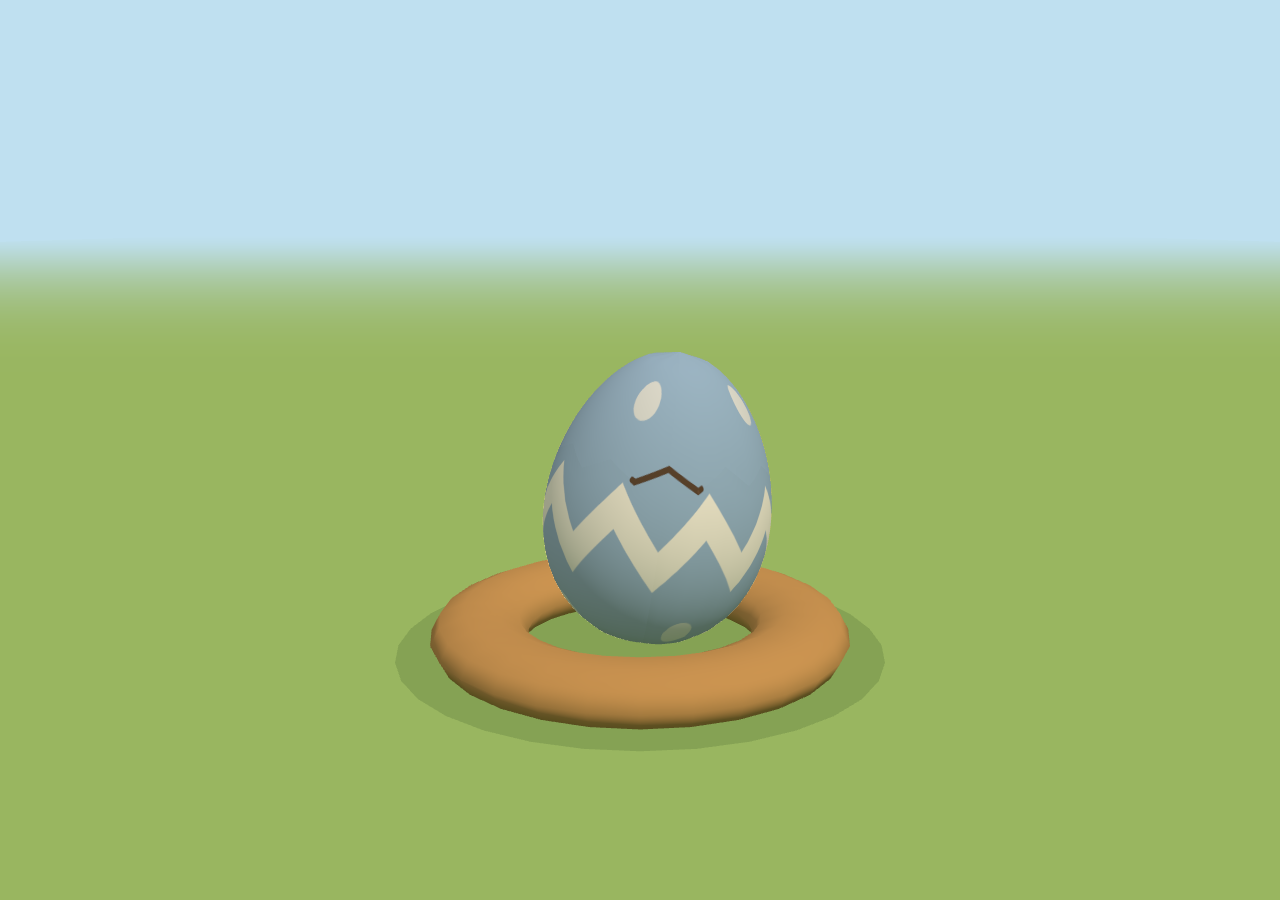
<file: lab/hatch/index.html>
<!doctype html>
<html lang="ja"><head><meta charset="utf-8"><meta name="viewport" content="width=device-width,initial-scale=1">
<title>たまご 孵化 プレビュー</title>
<!-- js/hatchfx.js の 演出だけを 見る ページ。?w=720&h=720 で 止めて window.frame(t) で 1コマずつ（動画の 書き出し用）。cam=face|egg、rot=ラジアン -->
<style>html,body{margin:0;height:100%;background:#f3ead8;overflow:hidden}canvas{display:block}</style>
<script type="importmap">{"imports":{"three":"../../vendor/three/three.module.js","three/addons/":"../../vendor/three/addons/"}}</script>
</head><body>
<script type="module">
import * as THREE from 'three';
import { GLTFLoader } from 'three/addons/loaders/GLTFLoader.js';
import { createHatch } from '../../js/hatchfx.js';

const q = new URLSearchParams(location.search);
const W = +q.get('w') || innerWidth, H = +q.get('h') || innerHeight;
const renderer = new THREE.WebGLRenderer({ antialias: true, preserveDrawingBuffer: true });
renderer.setPixelRatio(q.get('w') ? 1 : devicePixelRatio);
renderer.setSize(W, H);
renderer.outputColorSpace = THREE.SRGBColorSpace;
document.body.appendChild(renderer.domElement);
const scene = new THREE.Scene();
scene.background = new THREE.Color(0xbfe0f0);
scene.fog = new THREE.Fog(0xbfe0f0, 6, 14);
const cam = new THREE.PerspectiveCamera(36, W / H, 0.05, 50);
cam.position.set(0, 1.05, 2.7); cam.lookAt(0, 0.42, 0);
if (q.get('cam') === 'egg') { cam.position.set(0, 0.55, 1.5); cam.lookAt(0, 0.33, 0); }
if (q.get('cam') === 'face') { cam.position.set(0, 0.5, 1.35); cam.lookAt(0, 0.4, 0.42); }
scene.add(new THREE.HemisphereLight(0xfff4dc, 0x8aa86a, 1.6));
const sun = new THREE.DirectionalLight(0xffe7c2, 1.9); sun.position.set(2, 4, 3); scene.add(sun);
// 草の 地面・巣
const ground = new THREE.Mesh(new THREE.CircleGeometry(12, 48), new THREE.MeshLambertMaterial({ color: 0x9cc77a }));
ground.rotation.x = -Math.PI / 2; scene.add(ground);
const nest = new THREE.Mesh(new THREE.TorusGeometry(0.33, 0.1, 10, 28), new THREE.MeshLambertMaterial({ color: 0xc59a62 }));
nest.rotation.x = -Math.PI / 2; nest.position.y = 0.04; nest.scale.z = 0.6; scene.add(nest);
const shadow = new THREE.Mesh(new THREE.CircleGeometry(0.5, 32), new THREE.MeshBasicMaterial({ color: 0x3d5a2a, transparent: true, opacity: 0.22, depthWrite: false }));
shadow.rotation.x = -Math.PI / 2; shadow.position.y = 0.005; scene.add(shadow);

const gltf = await new GLTFLoader().loadAsync(q.get('m') || '../../assets/models/minya.glb');
const model = gltf.scene;
const bb = new THREE.Box3().setFromObject(model);
model.scale.setScalar(0.62 / (bb.max.y - bb.min.y));
model.traverse((o) => { if (o.isMesh) { o.frustumCulled = false; } });
const fx = createHatch({ color: 0x8fb6e6, chara: model });
scene.add(fx.root);

window.frame = (t) => { fx.pose(t); renderer.render(scene, cam); };
window.fxLength = fx.length; window.fx = fx;
if (q.get("rot")) model.rotation.y = +q.get("rot");
window.ready = true;
if (!q.get('w')) {
  let t0 = performance.now();
  renderer.setAnimationLoop(() => {
    const t = ((performance.now() - t0) / 1000) % (fx.length + 1.2);
    frame(Math.min(t, fx.length));
  });
}
</script>
</body></html>
</file>
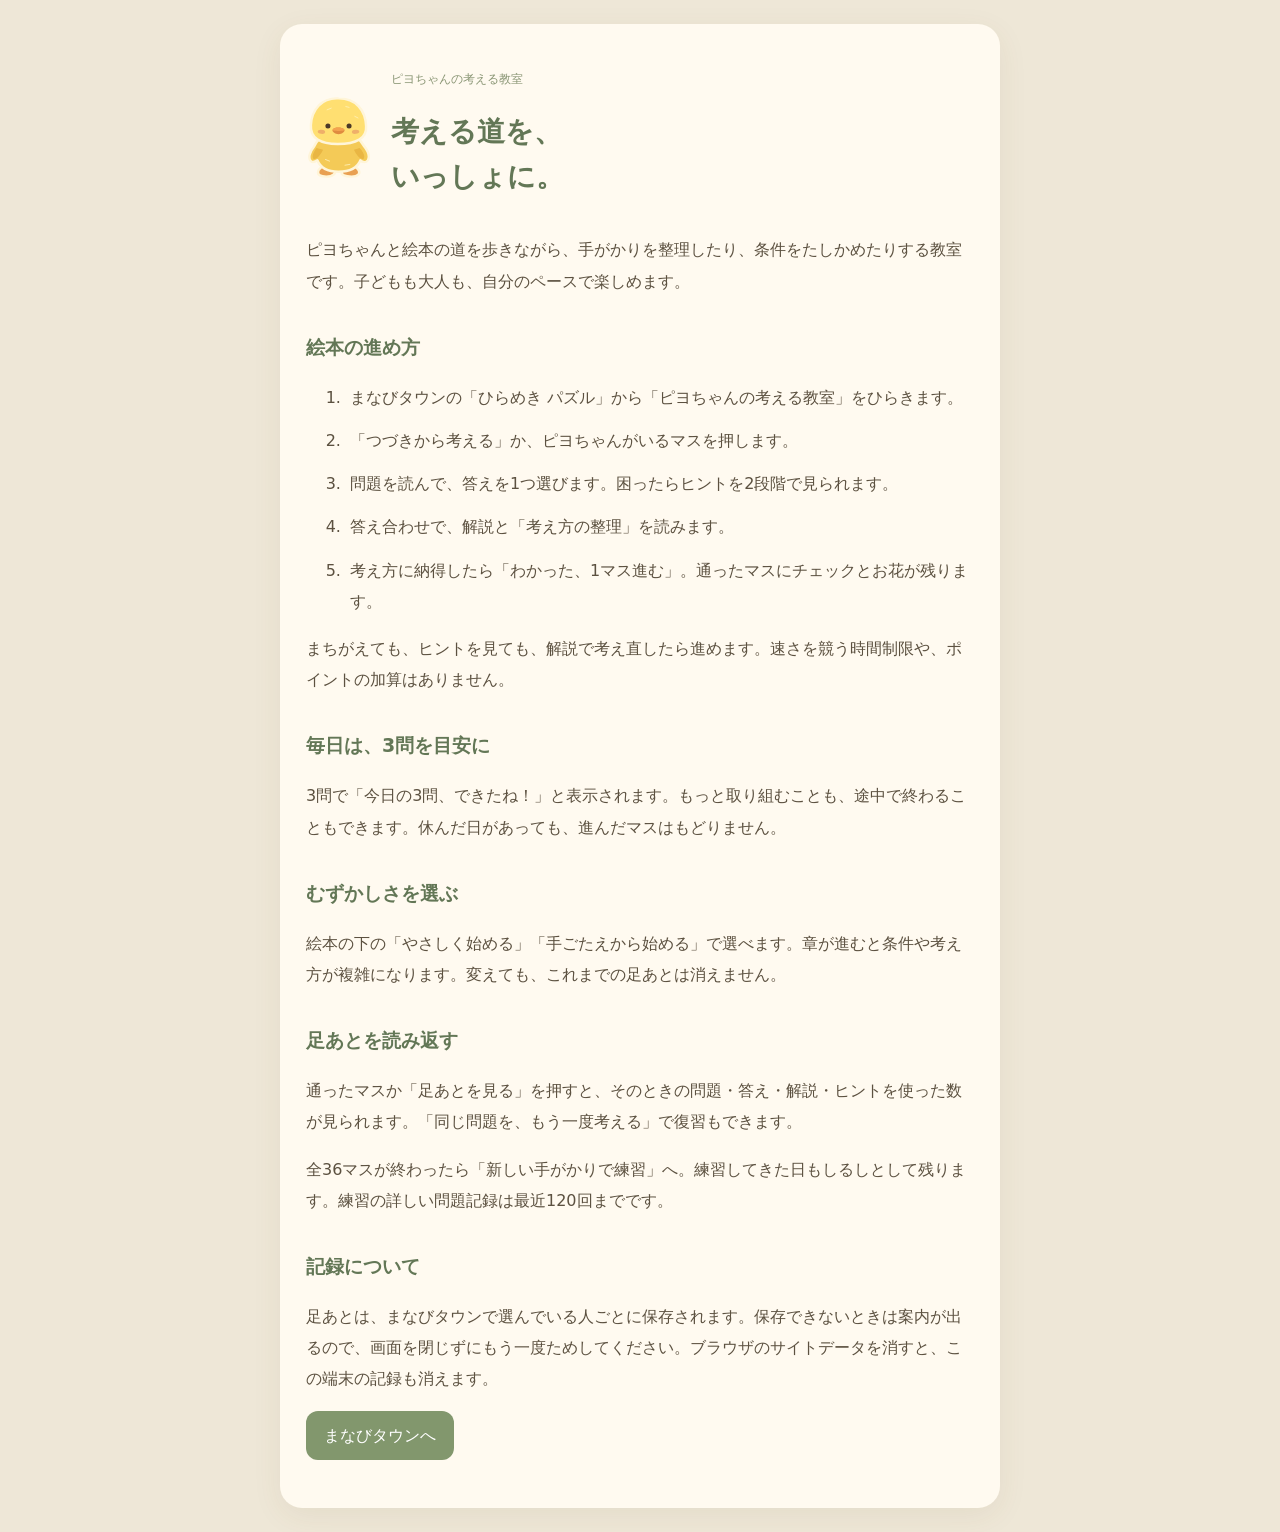
<file: docs/thinking-classroom.html>
<!doctype html><html lang="ja"><head><meta charset="utf-8"><meta name="viewport" content="width=device-width,initial-scale=1"><title>考える教室のあそび方｜まなびタウン</title><style>*{box-sizing:border-box}body{margin:0;background:#eee7d7;color:#5c5140;font:16px/1.95 system-ui,sans-serif}main{max-width:720px;padding:32px 26px 48px;margin:24px auto;background:#fffaf0;border-radius:22px;box-shadow:0 8px 30px #66522e13}h1{font-size:28px;color:#637756;line-height:1.6}h2{font-size:19px;margin-top:32px;color:#637756}header{display:flex;align-items:center;gap:20px}header img{width:65px;height:90px;object-fit:contain}p,li{overflow-wrap:anywhere}li{padding-left:4px;margin-bottom:12px}a{color:#657d48}small{color:#8c7d65}.tag{font-size:12px;color:#8a9675}nav a{display:inline-flex;align-items:center;min-height:48px;padding:9px 18px;background:#82976d;border-radius:12px;color:#fff;text-decoration:none}@media(max-width:600px){main{margin:0;border-radius:0}h1{font-size:24px}}</style></head><body><main><header><img src="../assets/brain/piyo-paper.svg" alt="ピヨちゃん"><div><p class="tag">ピヨちゃんの考える教室</p><h1>考える道を、<br>いっしょに。</h1></div></header><p>ピヨちゃんと絵本の道を歩きながら、手がかりを整理したり、条件をたしかめたりする教室です。子どもも大人も、自分のペースで楽しめます。</p><h2>絵本の進め方</h2><ol><li>まなびタウンの「ひらめき パズル」から「ピヨちゃんの考える教室」をひらきます。</li><li>「つづきから考える」か、ピヨちゃんがいるマスを押します。</li><li>問題を読んで、答えを1つ選びます。困ったらヒントを2段階で見られます。</li><li>答え合わせで、解説と「考え方の整理」を読みます。</li><li>考え方に納得したら「わかった、1マス進む」。通ったマスにチェックとお花が残ります。</li></ol><p>まちがえても、ヒントを見ても、解説で考え直したら進めます。速さを競う時間制限や、ポイントの加算はありません。</p><h2>毎日は、3問を目安に</h2><p>3問で「今日の3問、できたね！」と表示されます。もっと取り組むことも、途中で終わることもできます。休んだ日があっても、進んだマスはもどりません。</p><h2>むずかしさを選ぶ</h2><p>絵本の下の「やさしく始める」「手ごたえから始める」で選べます。章が進むと条件や考え方が複雑になります。変えても、これまでの足あとは消えません。</p><h2>足あとを読み返す</h2><p>通ったマスか「足あとを見る」を押すと、そのときの問題・答え・解説・ヒントを使った数が見られます。「同じ問題を、もう一度考える」で復習もできます。</p><p>全36マスが終わったら「新しい手がかりで練習」へ。練習してきた日もしるしとして残ります。練習の詳しい問題記録は最近120回までです。</p><h2>記録について</h2><p>足あとは、まなびタウンで選んでいる人ごとに保存されます。保存できないときは案内が出るので、画面を閉じずにもう一度ためしてください。ブラウザのサイトデータを消すと、この端末の記録も消えます。</p><nav><a href="../">まなびタウンへ</a></nav></main></body></html>
</file>
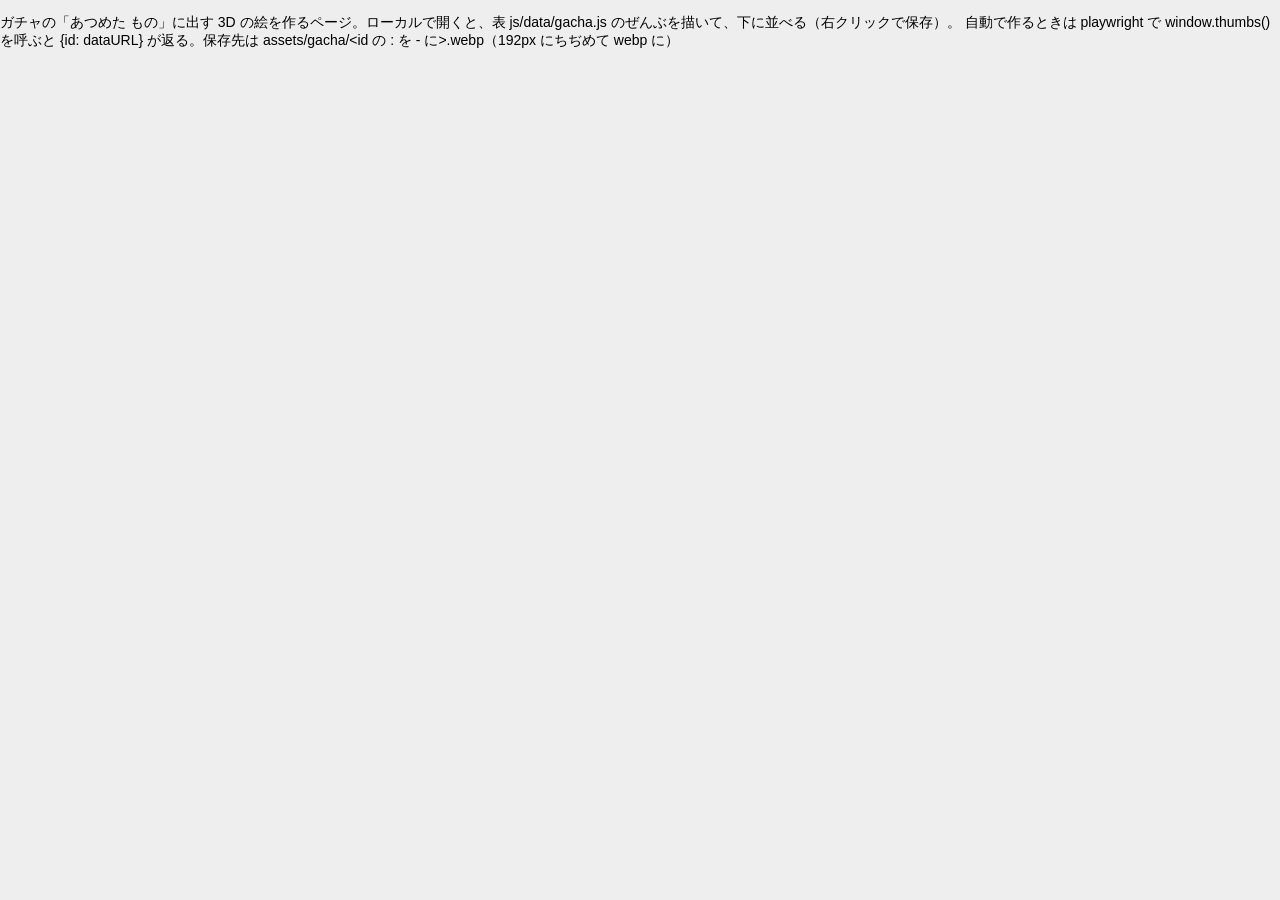
<file: tools/gacha-thumbs.html>
<!doctype html><html><head><meta charset="utf-8"><title>ガチャのサムネイル</title>
<style>body{margin:0;background:#eee;font:14px sans-serif}#out{display:flex;flex-wrap:wrap;gap:8px;padding:8px}#out figure{margin:0;text-align:center}#out img{width:96px;height:96px;background:#fffaf0;border-radius:18px}</style>
<script type="importmap">{"imports":{"three":"../vendor/three/three.module.js","three/addons/":"../vendor/three/addons/"}}</script></head><body>
<p>ガチャの「あつめた もの」に出す 3D の絵を作るページ。ローカルで開くと、表 js/data/gacha.js のぜんぶを描いて、下に並べる（右クリックで保存）。
自動で作るときは playwright で window.thumbs() を呼ぶと {id: dataURL} が返る。保存先は assets/gacha/&lt;id の : を - に&gt;.webp（192px にちぢめて webp に）</p>
<div id="out"></div>
<script type="module">
import * as THREE from 'three';
import { ITEMS } from '../js/data/gacha.js';
import { buildFence } from '../js/structures.js';
import { buildPiece, PARTS, partBags, bagsAt, bagsMesh } from '../js/pieces.js';
import { SPECIES, createPlantLayer, stampItems } from '../js/plants.js';
import { makeWind } from '../js/wind.js';
import { createCutMask } from '../js/cutmask.js';
import { propReady } from '../js/props.js';

const S = 256;   // 絵の大きさ（画面では 56〜110px）
const r = new THREE.WebGLRenderer({ antialias: true, alpha: true, preserveDrawingBuffer: true });
r.setSize(S, S); r.setPixelRatio(1); r.outputColorSpace = THREE.SRGBColorSpace; r.setClearColor(0x000000, 0);
const scene = new THREE.Scene();
scene.add(new THREE.HemisphereLight(0xfff6e6, 0xa8b88a, 1.7));
const sun = new THREE.DirectionalLight(0xfff1d6, 2.0); sun.position.set(4, 8, 6); scene.add(sun);
const cam = new THREE.PerspectiveCamera(26, 1, 0.05, 100);
const wind = makeWind(createCutMask().uniforms);

function model(it) {
  const g = new THREE.Group();
  const [kind, name] = it.id.split(':');
  if (PARTS[it.id]) {
    const P = PARTS[it.id];
    const B = partBags(); P.build(bagsAt(B, 0, 0, 0, 0), { w: P.slot === 'sill' ? 0.86 : 1.2 }); g.add(bagsMesh(B));
  } else if (kind === 'fence') g.add(buildFence({ t: 'fence', style: name, seed: 5, pts: [-0.85, 0, 0, 0.18, 0.85, 0] }).mesh);
  else if (kind === 'piece') { const p = buildPiece({ k: it.id, x: 0, z: 0, rot: 0, seed: 4 }); if (p) g.add(p.mesh); }
  else if (kind === 'part' || PARTS[it.id]) {
    const P = PARTS[it.id]; if (!P) return null;
    const B = partBags(); P.build(bagsAt(B, 0, 0, 0, 0), { w: P.slot === 'sill' ? 0.86 : 1.2 }); g.add(bagsMesh(B));
  } else if (kind === 'seed' && SPECIES[it.species]) {
    const L = createPlantLayer(wind); stampItems(it.species, 0, 0, 7, 0).forEach((x) => L.add({ ...x, k: x.k * 1.1 })); g.add(L.group);
  } else return null;
  return g;
}
// 地面のかげ（blob）は大きさに入れない
function boxOf(g) {
  const box = new THREE.Box3();
  g.traverse((o) => { if (o.isMesh && !(o.material?.transparent && o.material?.depthWrite === false)) box.expandByObject(o, true); });
  return box;
}
async function shot(it) {
  let g = null;
  try { g = model(it); } catch (e) { console.log('skip', it.id, e.message); return null; }
  if (!g) return null;
  scene.add(g);
  await new Promise((ok) => setTimeout(ok, 30));   // 街灯など、あとから中身が入るもの
  g.updateMatrixWorld(true);
  const box = boxOf(g); const c = box.getCenter(new THREE.Vector3()); const sz = box.getSize(new THREE.Vector3());
  const rad = Math.max(sz.x, sz.y, sz.z) * 0.62 + 0.02;
  const dir = it.slot === 'over' ? new THREE.Vector3(0.7, 0.75, 1) : it.kind === 'part' ? new THREE.Vector3(0.35, 0.18, 1) : new THREE.Vector3(0.75, 0.55, 1);
  const dist = rad / Math.sin(THREE.MathUtils.degToRad(cam.fov / 2));
  cam.position.copy(c).addScaledVector(dir.normalize(), dist); cam.lookAt(c);
  r.render(scene, cam);
  const url = r.domElement.toDataURL('image/png');
  scene.remove(g);
  return url;
}
window.thumbs = async () => {
  await propReady('lamppost');
  const res = {};
  for (const it of ITEMS) { const u = await shot(it); if (u) res[it.id] = u; }
  await new Promise((ok) => setTimeout(ok, 400));   // 街灯の絵（jpeg）が読めるのを待って、もう一度
  for (const it of ITEMS) { const u = await shot(it); if (u) res[it.id] = u; }
  const out = document.getElementById('out'); out.replaceChildren();
  for (const [id, u] of Object.entries(res)) { const f = document.createElement('figure'); const im = new Image(); im.src = u; f.append(im, Object.assign(document.createElement('figcaption'), { textContent: id })); out.append(f); }
  return res;
};
window.ready = true;
if (!navigator.webdriver) window.thumbs();   // 手で開いたときは、すぐ描いて下に並べる
</script></body></html>
</file>
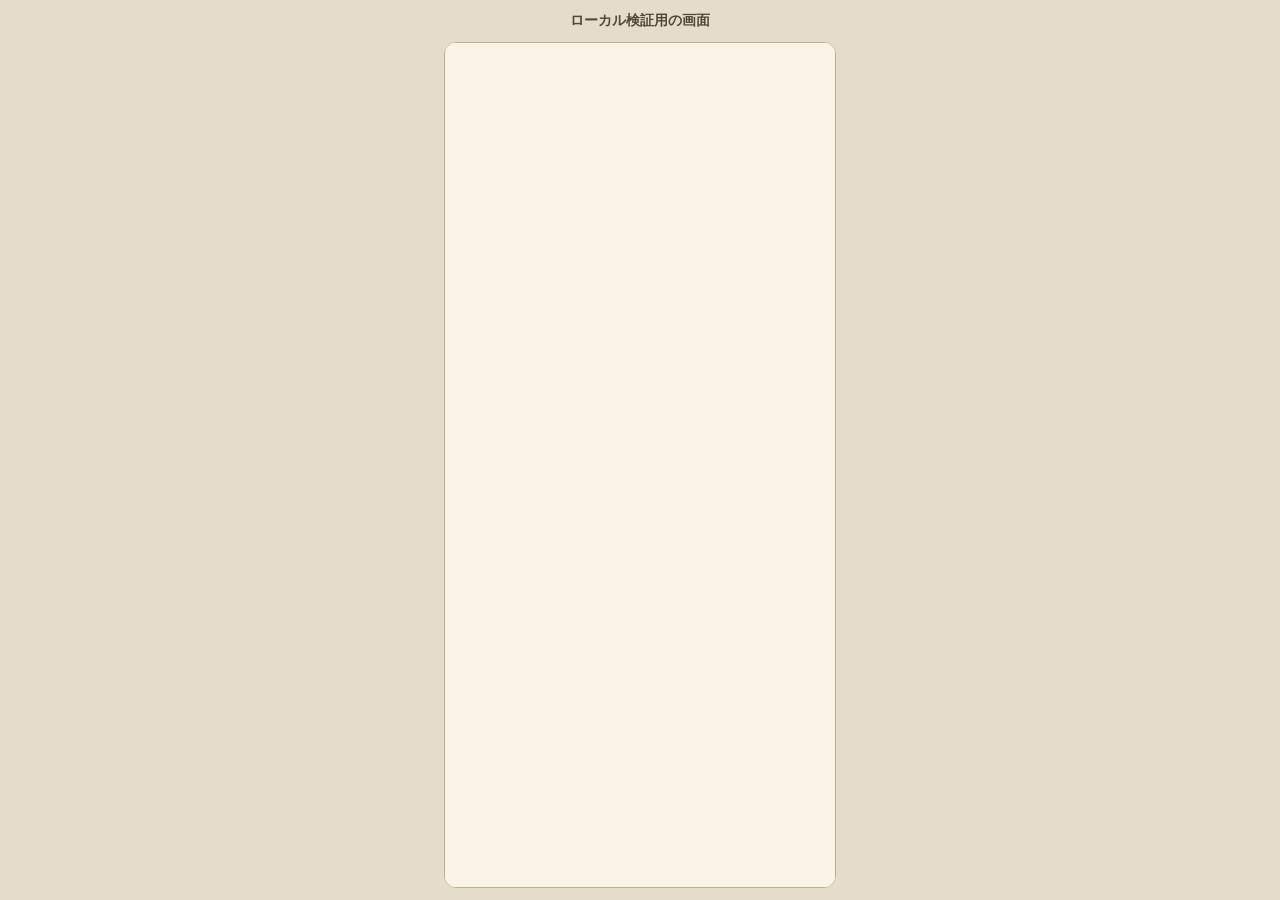
<file: tools/storybook-device.html>
<!doctype html><html lang="ja"><meta charset="utf-8"><title>絵本の教室・画面幅確認</title><style>body{margin:0;background:#e5dccb;color:#514936;font-family:system-ui;text-align:center}h1{font-size:14px;margin:12px}iframe{border:1px solid #bcae92;border-radius:12px;transform-origin:top center;background:#faf6eb}</style><h1>ローカル検証用の画面</h1><iframe title="スマホ幅の考える教室"></iframe><script>const p=new URLSearchParams(location.search);const w=Math.max(320,Math.min(1200,Number(p.get('w'))||390));const height=Math.max(320,Math.min(1100,Number(p.get('h'))||844));const f=document.querySelector('iframe');f.width=w;f.height=height;f.src=`storybook-preview.html?stage=${Number(p.get('stage'))||0}`;f.style.transform=`scale(${Math.min(1,(innerHeight-50)/height,(innerWidth-30)/w)})`;</script></html>
</file>
